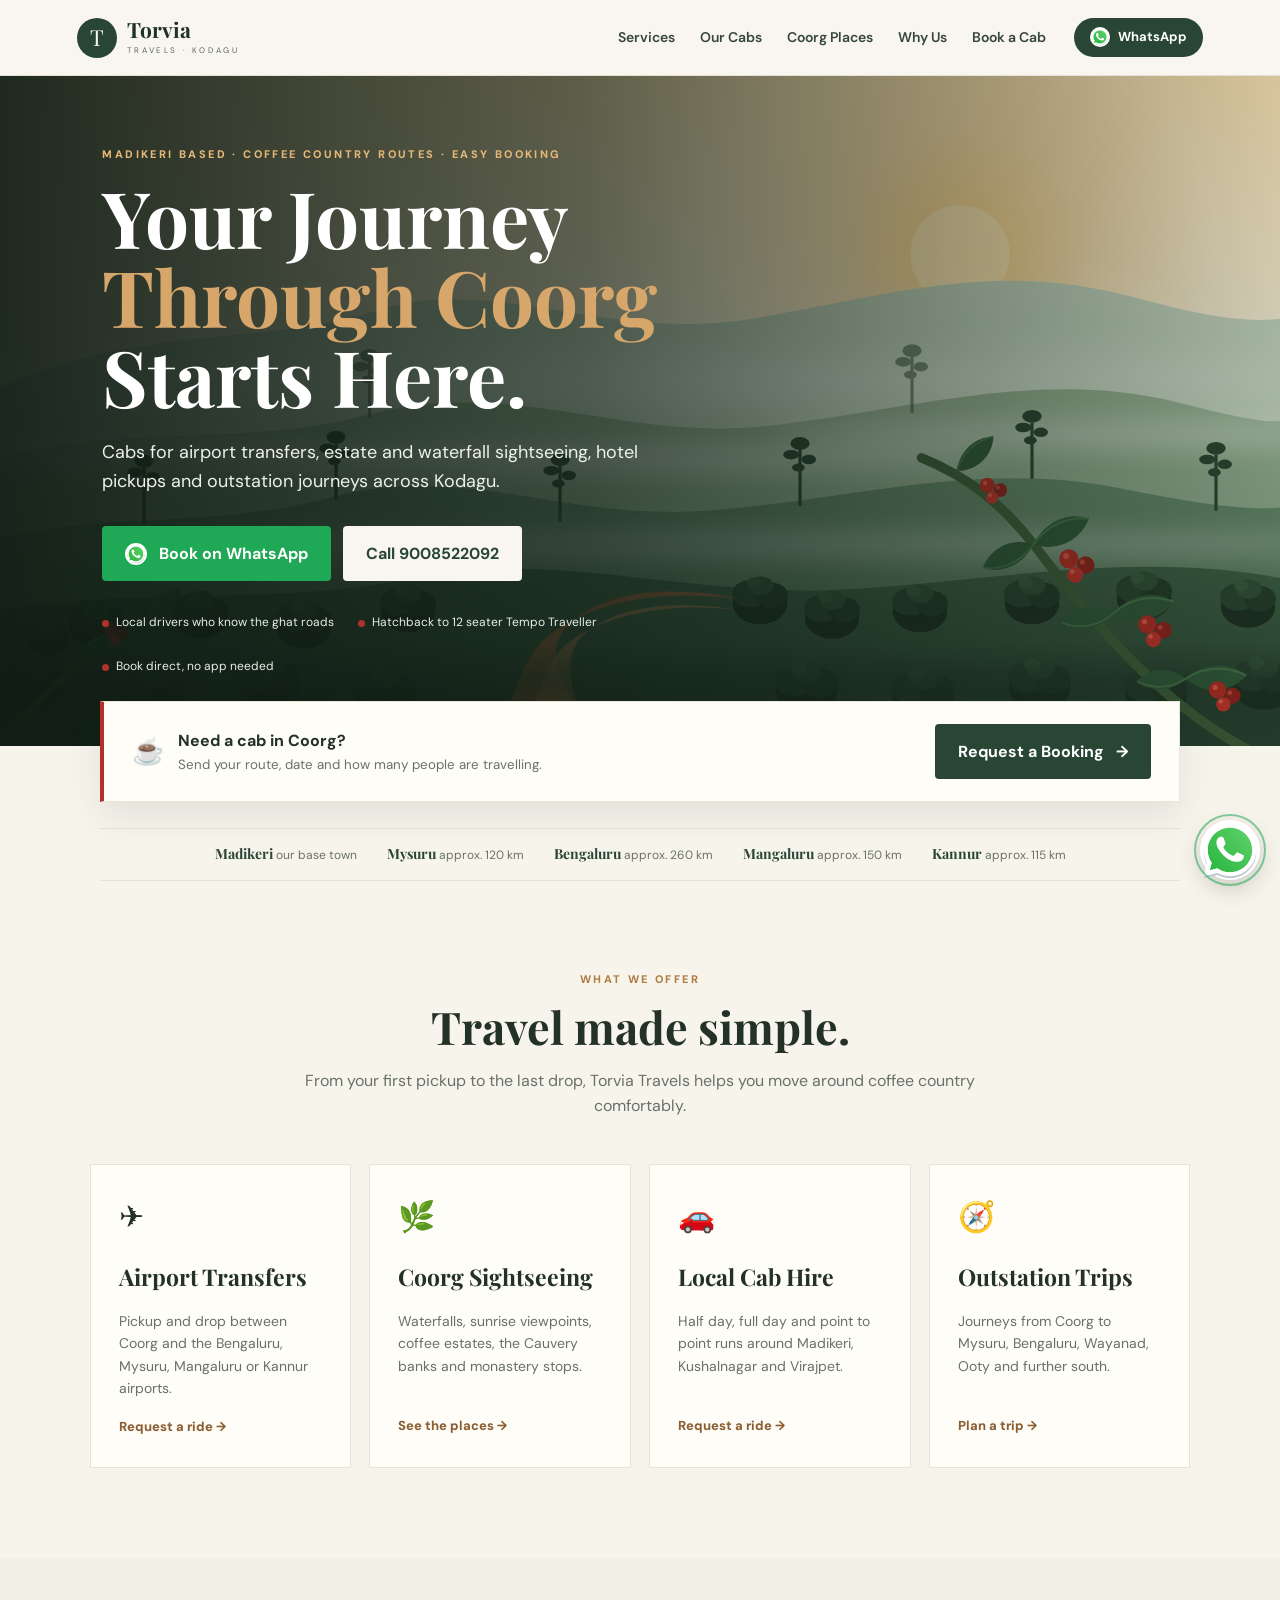
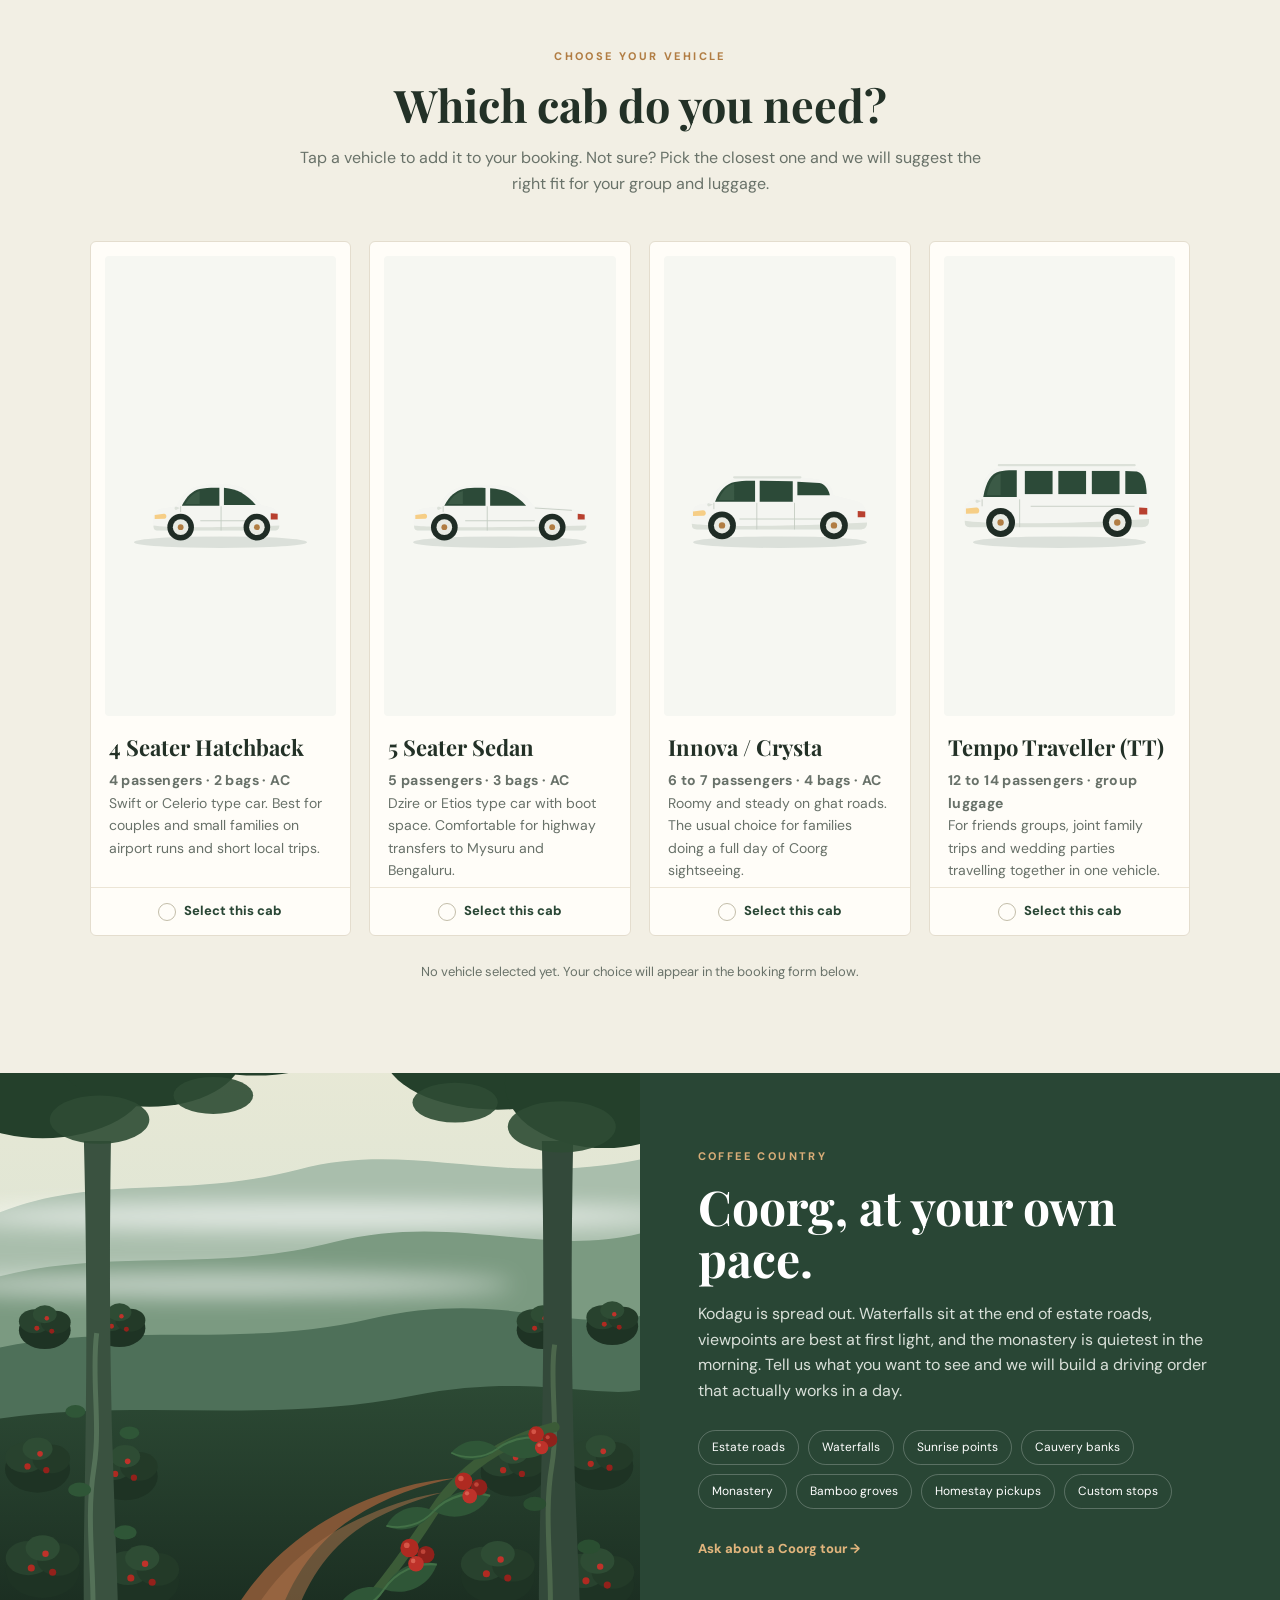
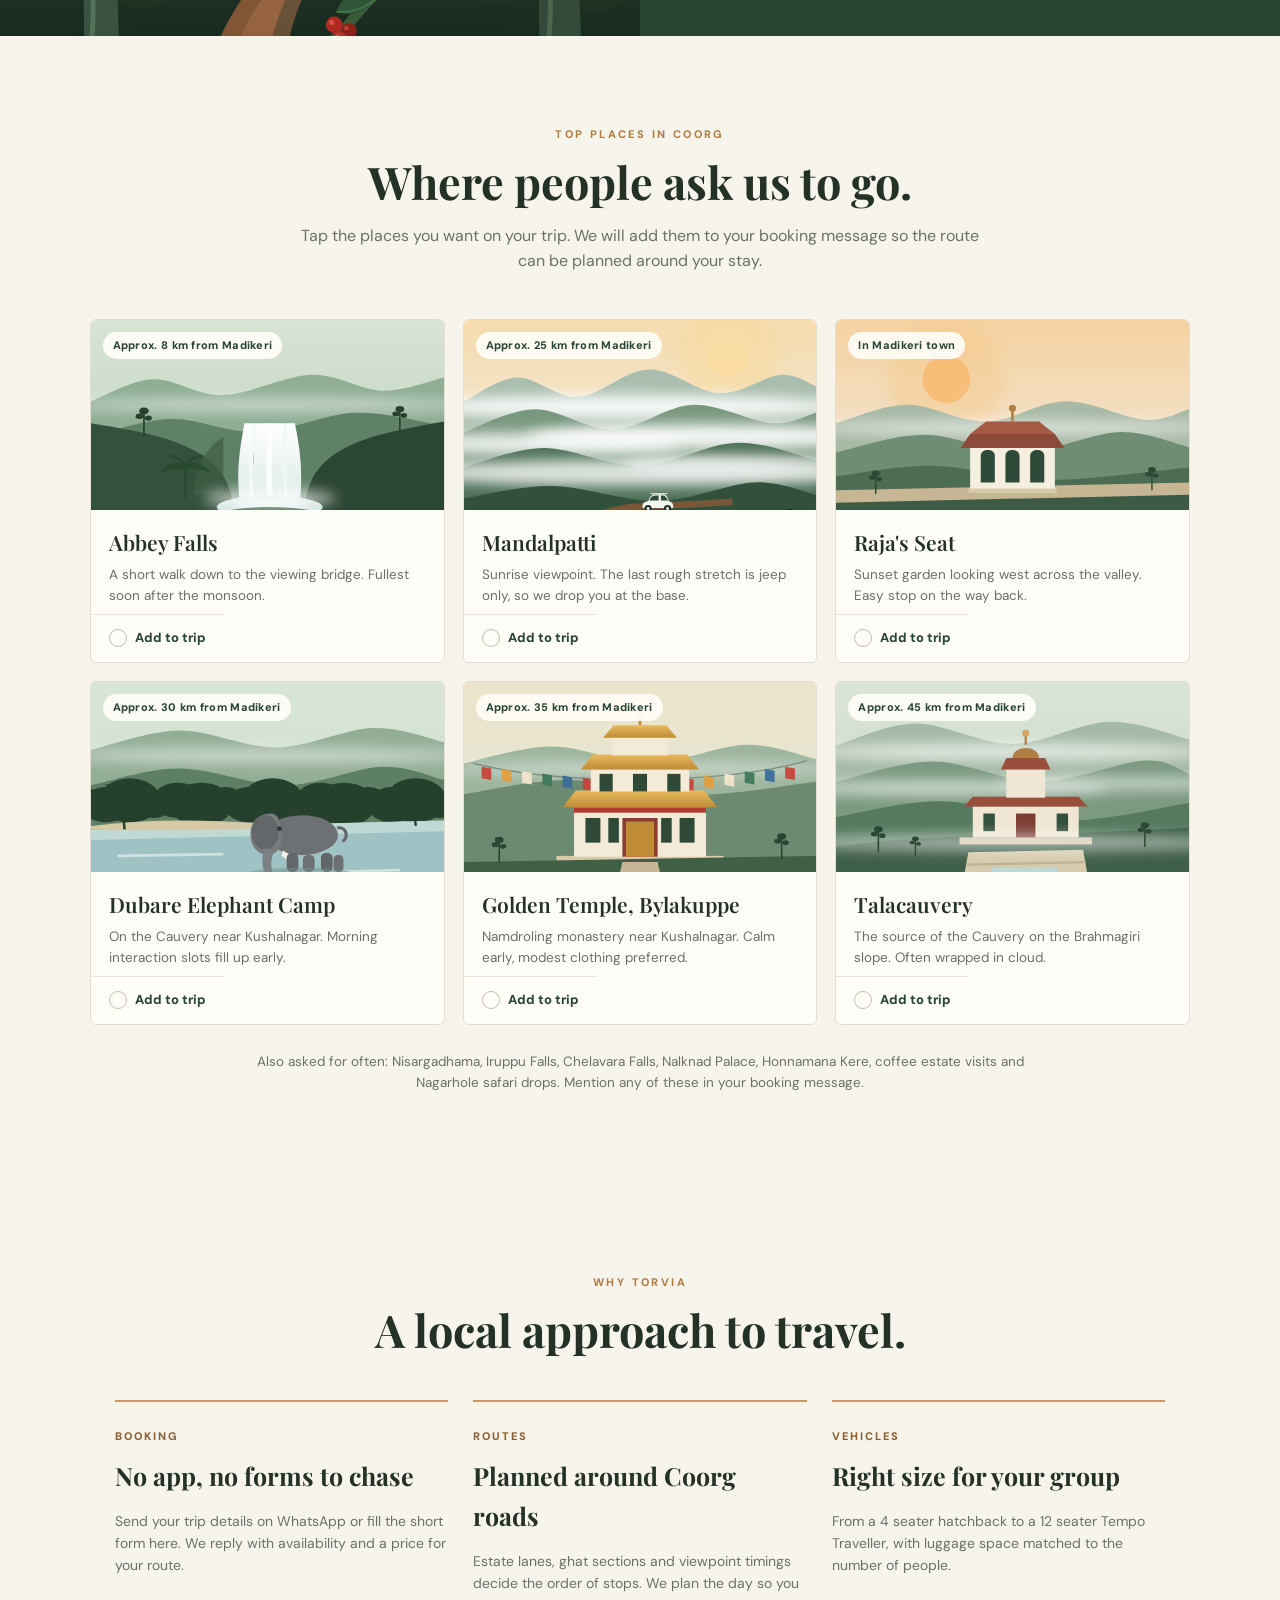
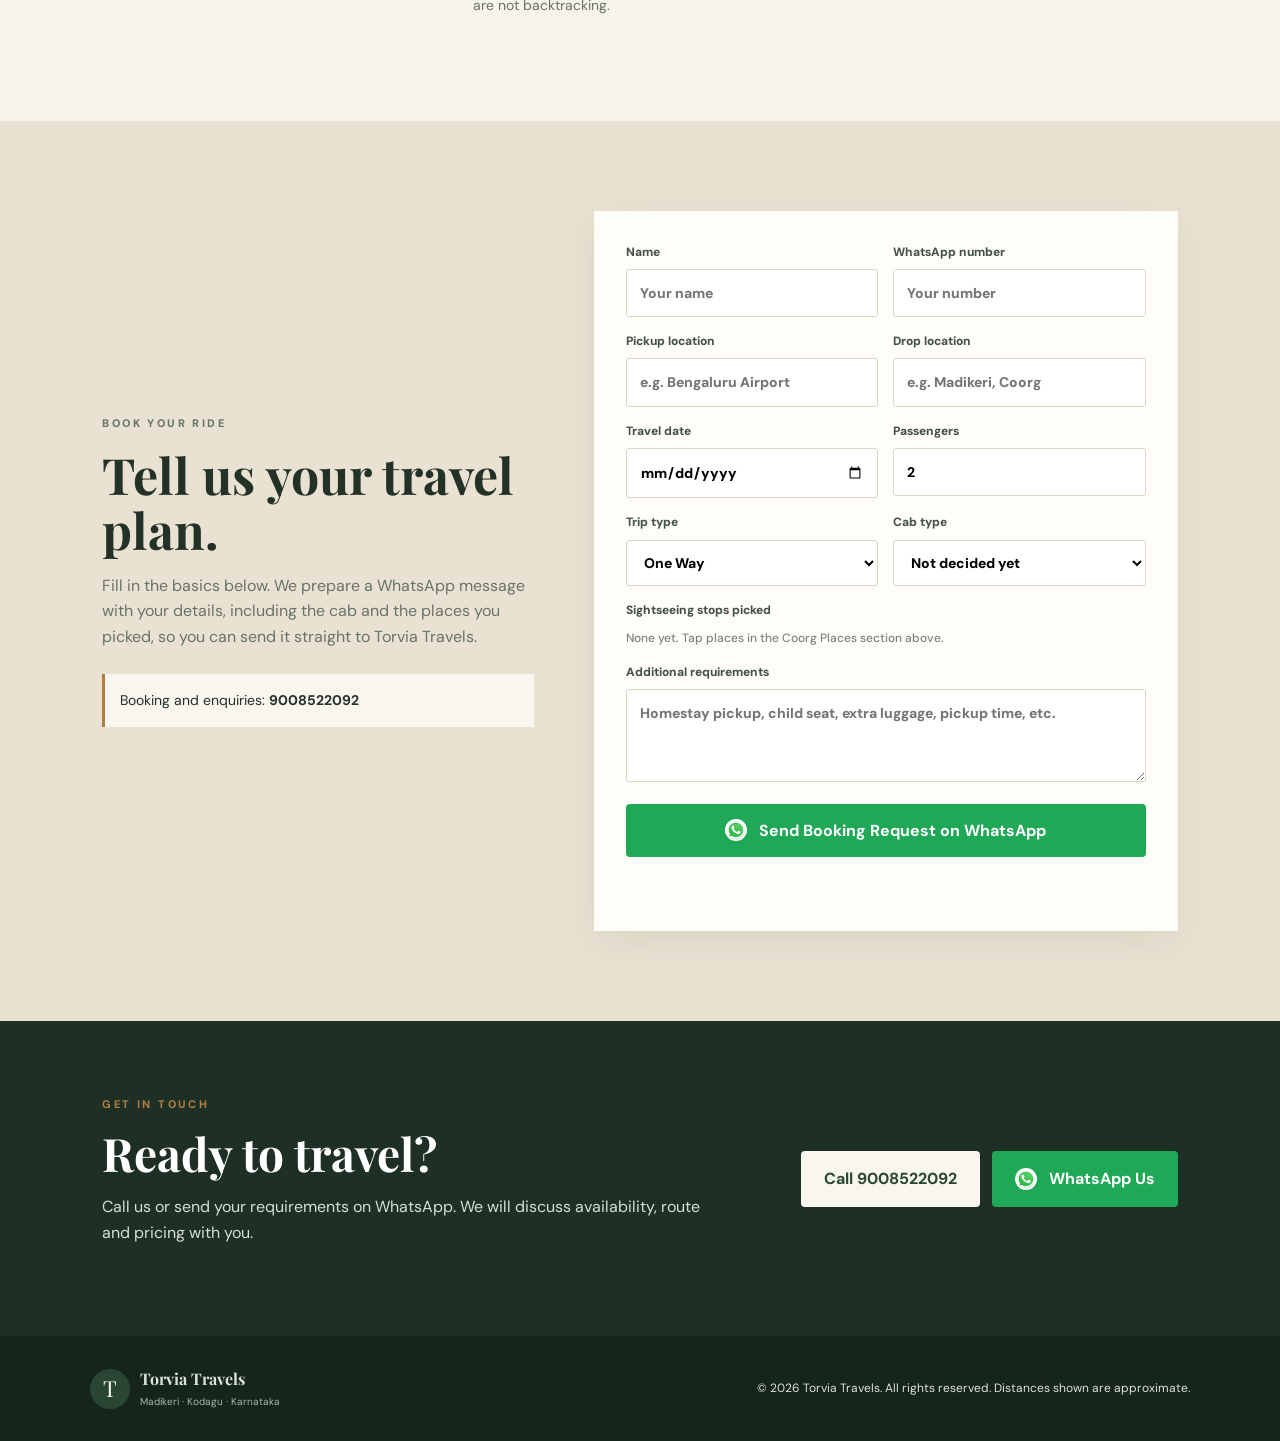
<file: torvia-travels/torvia-preview.html>
<!DOCTYPE html>
<html lang="en">
<head>
  <meta charset="UTF-8">
  <meta name="viewport" content="width=device-width, initial-scale=1.0">
  <meta name="description" content="Torvia Travels - Coorg cab service. Airport transfers, Coorg sightseeing, local cab hire and outstation trips in hatchback, sedan, Innova and Tempo Traveller vehicles.">
  <meta name="theme-color" content="#294635">
  <title>Torvia Travels | Coorg Cab &amp; Travel Services</title>
  <link rel="preconnect" href="https://fonts.googleapis.com">
  <link rel="preconnect" href="https://fonts.gstatic.com" crossorigin>
  <link href="https://fonts.googleapis.com/css2?family=DM+Sans:wght@400;500;600;700&family=Playfair+Display:wght@600;700&display=swap" rel="stylesheet">
  <style>
/* ------------------------------------------------------------------
   Torvia Travels - Coorg cab service
   Palette: estate green, cream, brass, coffee cherry red
------------------------------------------------------------------- */
:root {
  --green-900: #15251c;
  --green-800: #1e3025;
  --green-700: #294635;
  --green-600: #3a5b45;
  --cream: #f7f4ec;
  --cream-card: #fffdf8;
  --cream-nav: #f8f6ef;
  --sand: #e9e2d3;
  --line: #e6e1d5;
  --brass: #b17d43;
  --brass-dark: #8b5e31;
  --cherry: #b0322a;
  --ink: #233127;
  --ink-soft: #697269;
  --wa: #1fa855;
  --wa-dark: #17853f;
}

* { box-sizing: border-box; }
html { scroll-behavior: smooth; }

body {
  margin: 0;
  color: var(--ink);
  background: var(--cream);
  font-family: "DM Sans", sans-serif;
  line-height: 1.6;
}

img { max-width: 100%; display: block; }

:focus-visible {
  outline: 3px solid var(--brass);
  outline-offset: 3px;
}

/* ---------------------------------------------------------- navbar */
.navbar {
  height: 76px;
  background: var(--cream-nav);
  display: flex;
  align-items: center;
  padding: 0 6%;
  gap: 28px;
  position: sticky;
  top: 0;
  z-index: 20;
  border-bottom: 1px solid var(--line);
}
.brand { display: flex; align-items: center; gap: 10px; text-decoration: none; color: #203126; margin-right: auto; }
.brand-mark {
  width: 40px; height: 40px; border-radius: 50%;
  background: var(--green-700); color: var(--cream-nav);
  display: grid; place-items: center;
  font-family: "Playfair Display", serif; font-size: 22px;
}
.brand strong { display: block; font-family: "Playfair Display", serif; font-size: 21px; line-height: 1; }
.brand small { display: block; font-size: 8px; letter-spacing: 2.6px; margin-top: 4px; color: #5c6a5f; }
.navbar nav { display: flex; gap: 25px; }
.navbar nav a { color: #36463b; text-decoration: none; font-size: 14px; font-weight: 600; }
.navbar nav a:hover { color: var(--brass-dark); }
.nav-whatsapp {
  display: inline-flex; align-items: center; gap: 8px;
  background: var(--green-700); color: #fff; text-decoration: none;
  padding: 9px 16px; border-radius: 30px; font-size: 13px; font-weight: 700;
}
.nav-whatsapp:hover { background: var(--green-600); }
.menu-toggle { display: none; background: none; border: 0; font-size: 25px; cursor: pointer; color: #294635; }

/* WhatsApp logo sits on a white disc so the brand mark stays legible */
.wa-ico { background: #fff; border-radius: 50%; padding: 1px; flex: none; }

/* ------------------------------------------------------------ hero */
.hero {
  min-height: 660px;
  position: relative;
  background-image: url("[data-uri]");
  background-size: cover;
  background-position: center bottom;
  display: flex;
  align-items: center;
}
.hero-overlay {
  position: absolute; inset: 0;
  background: linear-gradient(90deg, rgba(15,27,19,.93), rgba(15,27,19,.66) 46%, rgba(15,27,19,.14));
}
.hero-content { position: relative; color: #fff; width: min(700px, 100%); margin-left: 8%; padding: 70px 20px 70px 0; }
.eyebrow { font-size: 11px; font-weight: 800; letter-spacing: 2.4px; color: var(--brass); margin: 0 0 14px; }
.hero .eyebrow { color: #e6b878; }
.hero h1, h2 { font-family: "Playfair Display", serif; }
.hero h1 { font-size: clamp(46px, 7vw, 78px); line-height: 1.02; margin: 0 0 22px; }
.hero h1 em { color: #d6a66a; font-style: normal; }
.hero-copy { font-size: 18px; max-width: 600px; color: #edf0eb; }
.hero-actions { display: flex; gap: 12px; flex-wrap: wrap; margin-top: 30px; }
.trust-row { display: flex; gap: 24px; flex-wrap: wrap; margin-top: 32px; font-size: 12px; color: #e7eee8; }
.trust-row span { position: relative; padding-left: 14px; }
.trust-row span::before {
  content: ""; position: absolute; left: 0; top: 7px;
  width: 7px; height: 7px; border-radius: 50%; background: var(--cherry);
}

/* --------------------------------------------------------- buttons */
.btn {
  display: inline-flex; align-items: center; justify-content: center; gap: 12px;
  padding: 14px 22px; border-radius: 4px; text-decoration: none;
  border: 1px solid transparent; font-weight: 800; cursor: pointer; font: inherit;
  font-weight: 700;
}
.btn-primary { background: var(--brass); color: #fff; }
.btn-primary:hover { background: #966533; }
.btn-light { background: var(--cream-nav); color: var(--green-700); }
.btn-light:hover { background: #fff; }
.btn-dark { background: var(--green-700); color: #fff; }
.btn-dark:hover { background: var(--green-600); }
.btn-wa { background: var(--wa); color: #fff; }
.btn-wa:hover { background: var(--wa-dark); }
.full { width: 100%; border: 0; }

/* ------------------------------------------------- quick book strip */
.quick-book {
  width: min(1080px, 88%);
  margin: -45px auto 0;
  position: relative; z-index: 2;
  background: var(--cream-card);
  padding: 22px 28px;
  box-shadow: 0 15px 35px #24332618;
  display: flex; align-items: center; justify-content: space-between; gap: 20px;
  border: 1px solid #ebe5d8;
  border-left: 4px solid var(--cherry);
}
.quick-book > div { display: flex; align-items: center; gap: 14px; }
.quick-book small { display: block; color: var(--ink-soft); }
.mini-icon { font-size: 26px; }

/* ------------------------------------------------------ facts strip */
.facts-strip {
  width: min(1080px, 88%);
  margin: 26px auto 0;
  display: flex; flex-wrap: wrap; gap: 10px 30px;
  justify-content: center;
  font-size: 12px; color: var(--ink-soft);
  border-top: 1px solid var(--line);
  border-bottom: 1px solid var(--line);
  padding: 14px 0;
}
.facts-strip strong { color: var(--green-700); font-family: "Playfair Display", serif; font-size: 14px; }

/* --------------------------------------------------------- sections */
.section { padding: 90px 7%; }
.section-heading { max-width: 700px; margin: 0 auto 45px; }
.section-heading.centered { text-align: center; }
.section-heading h2, .tour-content h2, .booking-copy h2, .contact-section h2 {
  font-size: 45px; line-height: 1.1; margin: 0 0 15px;
}
.section-heading > p:last-child, .booking-copy > p { color: var(--ink-soft); }

.cards { display: grid; grid-template-columns: repeat(4, 1fr); gap: 18px; }
.card { background: var(--cream-card); padding: 28px; border: 1px solid #e9e3d7; }
.card-icon { font-size: 30px; margin-bottom: 18px; }
.card h3 { font-family: "Playfair Display", serif; font-size: 23px; margin: 0 0 9px; }
.card p { font-size: 14px; color: #687169; min-height: 88px; }
.card a, .text-link { color: var(--brass-dark); text-decoration: none; font-weight: 800; font-size: 13px; }
.card a:hover, .text-link:hover { text-decoration: underline; }

/* ------------------------------------------------ fleet / cab cards */
.fleet-section { background: #f2efe4; }
.fleet-grid { display: grid; grid-template-columns: repeat(4, 1fr); gap: 18px; }

.cab-card {
  position: relative;
  display: flex; flex-direction: column;
  background: var(--cream-card);
  border: 1px solid #e4ddce;
  border-radius: 6px;
  padding: 14px 14px 0;
  margin: 0;
  cursor: pointer;
  transition: box-shadow .18s ease, border-color .18s ease, transform .18s ease;
  font-size: inherit; font-weight: 400; color: inherit;
}
.cab-card:hover { box-shadow: 0 14px 30px #2433261a; transform: translateY(-3px); }
.cab-card input { position: absolute; opacity: 0; pointer-events: none; }
.cab-card img { background: #f6f7f2; border-radius: 4px; }
.cab-body { padding: 14px 4px 6px; flex: 1; }
.cab-body h3 { font-family: "Playfair Display", serif; font-size: 22px; margin: 0 0 4px; }
.cab-meta { font-size: 12px; font-weight: 700; letter-spacing: .4px; color: var(--brass-dark); margin: 0 0 10px; }
.cab-body p { font-size: 14px; color: #687169; margin: 0; }
.cab-pick {
  display: flex; align-items: center; gap: 8px; justify-content: center;
  margin: 0 -14px; padding: 13px;
  border-top: 1px solid #ece5d6;
  font-size: 13px; font-weight: 800; color: var(--green-700);
}
.tick {
  width: 18px; height: 18px; border-radius: 50%;
  border: 1.5px solid #c3bda9; color: transparent;
  display: grid; place-items: center; font-size: 11px; flex: none;
}
.cab-card.is-selected,
.cab-card:has(input:checked) { border-color: var(--brass); box-shadow: 0 0 0 2px var(--brass) inset, 0 14px 30px #2433261a; }
.cab-card.is-selected .cab-pick,
.cab-card:has(input:checked) .cab-pick { background: var(--green-700); color: #fff; border-radius: 0 0 5px 5px; }
.cab-card.is-selected .tick,
.cab-card:has(input:checked) .tick { background: var(--cherry); border-color: var(--cherry); color: #fff; }
.cab-card:has(input:focus-visible) { outline: 3px solid var(--brass); outline-offset: 3px; }
.fleet-note {
  margin: 26px 0 0; text-align: center; font-size: 13px; color: var(--ink-soft);
}
.fleet-note.chosen { color: var(--green-700); font-weight: 700; }

/* ----------------------------------------------- estate tour section */
.tour-section { display: grid; grid-template-columns: 1fr 1fr; background: var(--green-700); color: #fff; }
.tour-image {
  min-height: 540px;
  background-image: url("[data-uri]");
  background-size: cover;
  background-position: center;
}
.tour-content { padding: 75px 9%; align-self: center; }
.tour-content .eyebrow { color: #d9ad78; }
.tour-content h2 { font-size: 48px; }
.tour-content > p { color: #d9e0d9; }
.destination-list { display: flex; flex-wrap: wrap; gap: 9px; margin: 26px 0; }
.destination-list span { border: 1px solid #ffffff3b; border-radius: 30px; padding: 7px 13px; font-size: 12px; }
.tour-content .text-link { color: #e0b47c; }

/* ------------------------------------------------------ place cards */
.places-grid { display: grid; grid-template-columns: repeat(3, 1fr); gap: 18px; }
.place-card {
  position: relative; display: flex; flex-direction: column; text-align: left;
  background: var(--cream-card); border: 1px solid #e4ddce; border-radius: 6px;
  padding: 0; overflow: hidden; cursor: pointer; font: inherit; color: inherit;
  transition: box-shadow .18s ease, transform .18s ease, border-color .18s ease;
}
.place-card:hover { box-shadow: 0 14px 30px #2433261a; transform: translateY(-3px); }
.place-card img { width: 100%; height: 190px; object-fit: cover; }
.place-tag {
  position: absolute; top: 12px; left: 12px;
  background: #fffdf8ee; color: var(--green-700);
  font-size: 11px; font-weight: 800; letter-spacing: .3px;
  padding: 5px 10px; border-radius: 20px;
}
.place-body { display: block; padding: 16px 18px 8px; flex: 1; }
.place-body strong { display: block; font-family: "Playfair Display", serif; font-size: 21px; font-weight: 600; }
.place-body small { display: block; margin-top: 6px; font-size: 13.5px; color: #687169; line-height: 1.5; }
.place-add {
  display: flex; align-items: center; gap: 8px;
  padding: 13px 18px; border-top: 1px solid #ece5d6;
  font-size: 13px; font-weight: 800; color: var(--green-700);
}
.place-card[aria-pressed="true"] { border-color: var(--brass); box-shadow: 0 0 0 2px var(--brass) inset; }
.place-card[aria-pressed="true"] .place-add { background: var(--green-700); color: #fff; }
.place-card[aria-pressed="true"] .tick { background: var(--cherry); border-color: var(--cherry); color: #fff; }
.places-extra { margin-top: 26px; text-align: center; }
.places-extra p { font-size: 13.5px; color: var(--ink-soft); max-width: 780px; margin: 0 auto; }

/* --------------------------------------------------------- why grid */
.why-grid { display: grid; grid-template-columns: repeat(3, 1fr); gap: 25px; max-width: 1050px; margin: auto; }
.why-grid div { border-top: 2px solid #c99a63; padding-top: 20px; }
.why-label { font-size: 11px; font-weight: 800; letter-spacing: 2px; color: var(--brass-dark); text-transform: uppercase; }
.why-grid h3 { font-family: "Playfair Display", serif; font-size: 25px; margin: 8px 0; }
.why-grid p { color: var(--ink-soft); font-size: 14px; }

/* ---------------------------------------------------- booking form */
.booking-section {
  background: var(--sand);
  padding: 90px 8%;
  display: grid; grid-template-columns: .85fr 1.15fr; gap: 60px;
}
.booking-copy { align-self: center; }
.booking-copy h2 { font-size: 50px; }
.booking-note {
  margin-top: 25px; padding: 15px; background: var(--cream-nav);
  border-left: 3px solid var(--brass); font-size: 14px;
}
.booking-form { background: var(--cream-card); padding: 32px; box-shadow: 0 12px 35px #24332612; }
.form-row { display: grid; grid-template-columns: 1fr 1fr; gap: 15px; }
label { display: block; font-size: 12px; font-weight: 800; color: #445148; margin-bottom: 15px; }
input, select, textarea {
  width: 100%; margin-top: 7px; padding: 12px 13px;
  border: 1px solid #dcd6c9; background: #fff; font: inherit; font-size: 14px;
  outline: none; border-radius: 3px;
}
input:focus, select:focus, textarea:focus { border-color: var(--brass); }
.form-status { font-size: 12px; color: #6a746d; min-height: 18px; }

.stops-field { margin-bottom: 15px; }
.stops-head {
  display: flex; align-items: center; justify-content: space-between;
  font-size: 12px; font-weight: 800; color: #445148;
}
.link-btn {
  background: none; border: 0; padding: 0; cursor: pointer;
  font: inherit; font-size: 11px; font-weight: 800;
  color: var(--brass-dark); text-decoration: underline;
}
.stops-list { display: flex; flex-wrap: wrap; gap: 8px; margin-top: 9px; }
.stops-list .chip {
  display: inline-flex; align-items: center; gap: 7px;
  background: #f1efe4; border: 1px solid #e0d9c8; border-radius: 30px;
  padding: 6px 8px 6px 12px; font-size: 12px; font-weight: 700; color: var(--green-700);
}
.stops-list .chip button {
  background: none; border: 0; cursor: pointer; font: inherit;
  color: var(--cherry); font-size: 14px; line-height: 1; padding: 0 2px;
}
.stops-empty { font-size: 12px; font-weight: 500; color: #7c847d; }

/* ------------------------------------------------------ contact bar */
.contact-section {
  padding: 75px 8%; background: var(--green-800); color: #fff;
  display: flex; justify-content: space-between; align-items: center; gap: 40px;
}
.contact-section h2 { font-size: 46px; }
.contact-section p:not(.eyebrow) { color: #d6ded7; max-width: 600px; }
.contact-actions { display: flex; gap: 12px; flex-wrap: wrap; }

footer {
  background: var(--green-900); color: #dce3dd; padding: 30px 7%;
  display: flex; justify-content: space-between; align-items: center; font-size: 12px;
}
.footer-brand { display: flex; align-items: center; gap: 10px; }
.footer-brand strong { display: block; font-family: "Playfair Display", serif; font-size: 16px; }
.footer-brand small { color: #aab6ad; }

/* --------------------------------------------- floating WhatsApp CTA */
.floating-wa {
  position: fixed; right: 20px; bottom: 20px;
  width: 60px; height: 60px; border-radius: 50%;
  display: grid; place-items: center; z-index: 30;
  background: #fff;
  box-shadow: 0 8px 24px #0000002e;
  transition: transform .18s ease;
}
.floating-wa img { width: 60px; height: 60px; }
.floating-wa:hover { transform: translateY(-3px); }
.floating-wa::after {
  content: ""; position: absolute; inset: -6px; border-radius: 50%;
  border: 2px solid var(--wa); opacity: .55;
  animation: ring 2.4s ease-out infinite;
}
@keyframes ring {
  0% { transform: scale(.86); opacity: .6; }
  70% { transform: scale(1.18); opacity: 0; }
  100% { transform: scale(1.18); opacity: 0; }
}

@media (prefers-reduced-motion: reduce) {
  html { scroll-behavior: auto; }
  .floating-wa::after { animation: none; }
  .cab-card, .place-card, .floating-wa { transition: none; }
}

/* -------------------------------------------------------- responsive */
@media (max-width: 1080px) {
  .fleet-grid { grid-template-columns: repeat(2, 1fr); }
  .places-grid { grid-template-columns: repeat(2, 1fr); }
}

@media (max-width: 900px) {
  .navbar { padding: 0 5%; }
  .navbar nav {
    display: none; position: absolute; top: 76px; left: 0; right: 0;
    background: var(--cream-nav); padding: 20px 5%;
    flex-direction: column; gap: 15px; border-bottom: 1px solid #ddd;
  }
  .navbar nav.open { display: flex; }
  .menu-toggle { display: block; }
  .nav-whatsapp { display: none; }
  .hero-content { margin-left: 6%; }
  .cards { grid-template-columns: 1fr 1fr; }
  .tour-section, .booking-section { grid-template-columns: 1fr; }
  .tour-image { min-height: 340px; }
  .booking-copy { max-width: 650px; }
  .why-grid { grid-template-columns: 1fr; }
  .contact-section { display: block; }
  .contact-actions { margin-top: 25px; }
}

@media (max-width: 600px) {
  .hero { min-height: 620px; background-position: 62% bottom; }
  .hero-content { margin-left: 5%; padding-right: 5%; }
  .hero h1 { font-size: 44px; }
  .hero-copy { font-size: 16px; }
  .hero-overlay { background: linear-gradient(180deg, rgba(15,27,19,.92), rgba(15,27,19,.72) 60%, rgba(15,27,19,.5)); }
  .quick-book { display: block; width: 90%; margin-top: -25px; }
  .quick-book .btn { margin-top: 18px; width: 100%; }
  .facts-strip { gap: 8px 18px; }
  .cards, .fleet-grid, .places-grid { grid-template-columns: 1fr; }
  .section { padding: 68px 6%; }
  .section-heading h2, .tour-content h2, .booking-copy h2, .contact-section h2 { font-size: 36px; }
  .card p { min-height: 0; }
  .tour-content { padding: 60px 7%; }
  .booking-section { padding: 60px 6%; gap: 32px; }
  .booking-form { padding: 22px; }
  .form-row { grid-template-columns: 1fr; }
  footer { display: block; text-align: center; }
  .footer-brand { justify-content: center; margin-bottom: 15px; }
  .trust-row { gap: 10px; flex-direction: column; }
  .hero-actions .btn { width: 100%; }
  .place-card img { height: 170px; }
  .floating-wa { right: 16px; bottom: 16px; }
}

</style>
</head>
<body>
  <header class="navbar">
    <a class="brand" href="#home" aria-label="Torvia Travels home">
      <span class="brand-mark">T</span>
      <span><strong>Torvia</strong><small>TRAVELS &middot; KODAGU</small></span>
    </a>
    <button class="menu-toggle" aria-label="Open menu" aria-expanded="false" aria-controls="nav">&#9776;</button>
    <nav id="nav">
      <a href="#services">Services</a>
      <a href="#fleet">Our Cabs</a>
      <a href="#places">Coorg Places</a>
      <a href="#why-us">Why Us</a>
      <a href="#booking">Book a Cab</a>
    </nav>
    <a class="nav-whatsapp" data-whatsapp href="#">
      <img class="wa-ico" src="[data-uri]" alt="" width="20" height="20">WhatsApp
    </a>
  </header>

  <main>
    <section class="hero" id="home">
      <div class="hero-overlay"></div>
      <div class="hero-content">
        <p class="eyebrow">MADIKERI BASED &middot; COFFEE COUNTRY ROUTES &middot; EASY BOOKING</p>
        <h1>Your Journey<br><em>Through Coorg</em><br>Starts Here.</h1>
        <p class="hero-copy">Cabs for airport transfers, estate and waterfall sightseeing, hotel pickups and outstation journeys across Kodagu.</p>
        <div class="hero-actions">
          <a class="btn btn-wa" data-whatsapp href="#">
            <img class="wa-ico" src="[data-uri]" alt="" width="22" height="22">Book on WhatsApp
          </a>
          <a class="btn btn-light" data-call href="#">Call 9008522092</a>
        </div>
        <div class="trust-row">
          <span>Local drivers who know the ghat roads</span>
          <span>Hatchback to 12 seater Tempo Traveller</span>
          <span>Book direct, no app needed</span>
        </div>
      </div>
    </section>

    <section class="quick-book">
      <div>
        <span class="mini-icon" aria-hidden="true">&#9749;</span>
        <div><strong>Need a cab in Coorg?</strong><small>Send your route, date and how many people are travelling.</small></div>
      </div>
      <a class="btn btn-dark" href="#booking">Request a Booking <span aria-hidden="true">&rarr;</span></a>
    </section>

    <section class="facts-strip" aria-label="Approximate road distances from Madikeri">
      <span><strong>Madikeri</strong> our base town</span>
      <span><strong>Mysuru</strong> approx. 120 km</span>
      <span><strong>Bengaluru</strong> approx. 260 km</span>
      <span><strong>Mangaluru</strong> approx. 150 km</span>
      <span><strong>Kannur</strong> approx. 115 km</span>
    </section>

    <section class="section" id="services">
      <div class="section-heading centered">
        <p class="eyebrow">WHAT WE OFFER</p>
        <h2>Travel made simple.</h2>
        <p>From your first pickup to the last drop, Torvia Travels helps you move around coffee country comfortably.</p>
      </div>
      <div class="cards services-grid">
        <article class="card service-card">
          <div class="card-icon" aria-hidden="true">&#9992;</div>
          <h3>Airport Transfers</h3>
          <p>Pickup and drop between Coorg and the Bengaluru, Mysuru, Mangaluru or Kannur airports.</p>
          <a href="#booking">Request a ride &rarr;</a>
        </article>
        <article class="card service-card">
          <div class="card-icon" aria-hidden="true">&#127807;</div>
          <h3>Coorg Sightseeing</h3>
          <p>Waterfalls, sunrise viewpoints, coffee estates, the Cauvery banks and monastery stops.</p>
          <a href="#places">See the places &rarr;</a>
        </article>
        <article class="card service-card">
          <div class="card-icon" aria-hidden="true">&#128663;</div>
          <h3>Local Cab Hire</h3>
          <p>Half day, full day and point to point runs around Madikeri, Kushalnagar and Virajpet.</p>
          <a href="#booking">Request a ride &rarr;</a>
        </article>
        <article class="card service-card">
          <div class="card-icon" aria-hidden="true">&#129517;</div>
          <h3>Outstation Trips</h3>
          <p>Journeys from Coorg to Mysuru, Bengaluru, Wayanad, Ooty and further south.</p>
          <a href="#booking">Plan a trip &rarr;</a>
        </article>
      </div>
    </section>

    <section class="section fleet-section" id="fleet">
      <div class="section-heading centered">
        <p class="eyebrow">CHOOSE YOUR VEHICLE</p>
        <h2>Which cab do you need?</h2>
        <p>Tap a vehicle to add it to your booking. Not sure? Pick the closest one and we will suggest the right fit for your group and luggage.</p>
      </div>

      <div class="fleet-grid" role="radiogroup" aria-label="Choose a vehicle">
        <label class="cab-card">
          <input type="radio" name="fleetChoice" value="4 Seater Hatchback">
          <img src="[data-uri]" alt="Four seater hatchback cab, side view" width="800" height="460" loading="lazy">
          <div class="cab-body">
            <h3>4 Seater Hatchback</h3>
            <p class="cab-meta">4 passengers &middot; 2 bags &middot; AC</p>
            <p>Swift or Celerio type car. Best for couples and small families on airport runs and short local trips.</p>
          </div>
          <span class="cab-pick"><span class="tick" aria-hidden="true">&#10003;</span>Select this cab</span>
        </label>

        <label class="cab-card">
          <input type="radio" name="fleetChoice" value="5 Seater Sedan">
          <img src="[data-uri]" alt="Five seater sedan cab, side view" width="800" height="460" loading="lazy">
          <div class="cab-body">
            <h3>5 Seater Sedan</h3>
            <p class="cab-meta">5 passengers &middot; 3 bags &middot; AC</p>
            <p>Dzire or Etios type car with boot space. Comfortable for highway transfers to Mysuru and Bengaluru.</p>
          </div>
          <span class="cab-pick"><span class="tick" aria-hidden="true">&#10003;</span>Select this cab</span>
        </label>

        <label class="cab-card">
          <input type="radio" name="fleetChoice" value="Innova / Innova Crysta">
          <img src="[data-uri]" alt="Innova style seven seater MPV, side view" width="800" height="460" loading="lazy">
          <div class="cab-body">
            <h3>Innova / Crysta</h3>
            <p class="cab-meta">6 to 7 passengers &middot; 4 bags &middot; AC</p>
            <p>Roomy and steady on ghat roads. The usual choice for families doing a full day of Coorg sightseeing.</p>
          </div>
          <span class="cab-pick"><span class="tick" aria-hidden="true">&#10003;</span>Select this cab</span>
        </label>

        <label class="cab-card">
          <input type="radio" name="fleetChoice" value="Tempo Traveller (TT)">
          <img src="[data-uri]" alt="Twelve seater Tempo Traveller, side view" width="800" height="460" loading="lazy">
          <div class="cab-body">
            <h3>Tempo Traveller (TT)</h3>
            <p class="cab-meta">12 to 14 passengers &middot; group luggage</p>
            <p>For friends groups, joint family trips and wedding parties travelling together in one vehicle.</p>
          </div>
          <span class="cab-pick"><span class="tick" aria-hidden="true">&#10003;</span>Select this cab</span>
        </label>
      </div>

      <p class="fleet-note" id="fleetNote">No vehicle selected yet. Your choice will appear in the booking form below.</p>
    </section>

    <section class="tour-section" id="estate">
      <div class="tour-image" role="img" aria-label="Coffee plants ripening under silver oak shade trees on a Coorg estate"></div>
      <div class="tour-content">
        <p class="eyebrow">COFFEE COUNTRY</p>
        <h2>Coorg, at your own pace.</h2>
        <p>Kodagu is spread out. Waterfalls sit at the end of estate roads, viewpoints are best at first light, and the monastery is quietest in the morning. Tell us what you want to see and we will build a driving order that actually works in a day.</p>
        <div class="destination-list">
          <span>Estate roads</span><span>Waterfalls</span><span>Sunrise points</span>
          <span>Cauvery banks</span><span>Monastery</span><span>Bamboo groves</span>
          <span>Homestay pickups</span><span>Custom stops</span>
        </div>
        <a class="text-link" data-whatsapp href="#">Ask about a Coorg tour &rarr;</a>
      </div>
    </section>

    <section class="section places-section" id="places">
      <div class="section-heading centered">
        <p class="eyebrow">TOP PLACES IN COORG</p>
        <h2>Where people ask us to go.</h2>
        <p>Tap the places you want on your trip. We will add them to your booking message so the route can be planned around your stay.</p>
      </div>

      <div class="places-grid">
        <button type="button" class="place-card" data-place="Abbey Falls" aria-pressed="false">
          <img src="[data-uri]" alt="Abbey Falls dropping through Coorg rainforest" width="800" height="560" loading="lazy">
          <span class="place-tag">Approx. 8 km from Madikeri</span>
          <span class="place-body">
            <strong>Abbey Falls</strong>
            <small>A short walk down to the viewing bridge. Fullest soon after the monsoon.</small>
          </span>
          <span class="place-add"><span class="tick" aria-hidden="true">&#10003;</span><span class="add-label">Add to trip</span></span>
        </button>

        <button type="button" class="place-card" data-place="Mandalpatti" aria-pressed="false">
          <img src="[data-uri]" alt="Mandalpatti peaks above a sea of clouds at sunrise" width="800" height="560" loading="lazy">
          <span class="place-tag">Approx. 25 km from Madikeri</span>
          <span class="place-body">
            <strong>Mandalpatti</strong>
            <small>Sunrise viewpoint. The last rough stretch is jeep only, so we drop you at the base.</small>
          </span>
          <span class="place-add"><span class="tick" aria-hidden="true">&#10003;</span><span class="add-label">Add to trip</span></span>
        </button>

        <button type="button" class="place-card" data-place="Raja's Seat" aria-pressed="false">
          <img src="[data-uri]" alt="Raja's Seat garden pavilion overlooking the hills at sunset" width="800" height="560" loading="lazy">
          <span class="place-tag">In Madikeri town</span>
          <span class="place-body">
            <strong>Raja's Seat</strong>
            <small>Sunset garden looking west across the valley. Easy stop on the way back.</small>
          </span>
          <span class="place-add"><span class="tick" aria-hidden="true">&#10003;</span><span class="add-label">Add to trip</span></span>
        </button>

        <button type="button" class="place-card" data-place="Dubare Elephant Camp" aria-pressed="false">
          <img src="[data-uri]" alt="Elephant standing in the Cauvery river at Dubare camp" width="800" height="560" loading="lazy">
          <span class="place-tag">Approx. 30 km from Madikeri</span>
          <span class="place-body">
            <strong>Dubare Elephant Camp</strong>
            <small>On the Cauvery near Kushalnagar. Morning interaction slots fill up early.</small>
          </span>
          <span class="place-add"><span class="tick" aria-hidden="true">&#10003;</span><span class="add-label">Add to trip</span></span>
        </button>

        <button type="button" class="place-card" data-place="Golden Temple, Bylakuppe" aria-pressed="false">
          <img src="[data-uri]" alt="Namdroling monastery with golden roofs and prayer flags" width="800" height="560" loading="lazy">
          <span class="place-tag">Approx. 35 km from Madikeri</span>
          <span class="place-body">
            <strong>Golden Temple, Bylakuppe</strong>
            <small>Namdroling monastery near Kushalnagar. Calm early, modest clothing preferred.</small>
          </span>
          <span class="place-add"><span class="tick" aria-hidden="true">&#10003;</span><span class="add-label">Add to trip</span></span>
        </button>

        <button type="button" class="place-card" data-place="Talacauvery" aria-pressed="false">
          <img src="[data-uri]" alt="Talacauvery temple on the misty Brahmagiri slopes" width="800" height="560" loading="lazy">
          <span class="place-tag">Approx. 45 km from Madikeri</span>
          <span class="place-body">
            <strong>Talacauvery</strong>
            <small>The source of the Cauvery on the Brahmagiri slope. Often wrapped in cloud.</small>
          </span>
          <span class="place-add"><span class="tick" aria-hidden="true">&#10003;</span><span class="add-label">Add to trip</span></span>
        </button>
      </div>

      <div class="places-extra">
        <p>Also asked for often: Nisargadhama, Iruppu Falls, Chelavara Falls, Nalknad Palace, Honnamana Kere, coffee estate visits and Nagarhole safari drops. Mention any of these in your booking message.</p>
      </div>
    </section>

    <section class="section" id="why-us">
      <div class="section-heading centered">
        <p class="eyebrow">WHY TORVIA</p>
        <h2>A local approach to travel.</h2>
      </div>
      <div class="why-grid">
        <div>
          <span class="why-label">Booking</span>
          <h3>No app, no forms to chase</h3>
          <p>Send your trip details on WhatsApp or fill the short form here. We reply with availability and a price for your route.</p>
        </div>
        <div>
          <span class="why-label">Routes</span>
          <h3>Planned around Coorg roads</h3>
          <p>Estate lanes, ghat sections and viewpoint timings decide the order of stops. We plan the day so you are not backtracking.</p>
        </div>
        <div>
          <span class="why-label">Vehicles</span>
          <h3>Right size for your group</h3>
          <p>From a 4 seater hatchback to a 12 seater Tempo Traveller, with luggage space matched to the number of people.</p>
        </div>
      </div>
    </section>

    <section class="booking-section" id="booking">
      <div class="booking-copy">
        <p class="eyebrow">BOOK YOUR RIDE</p>
        <h2>Tell us your travel plan.</h2>
        <p>Fill in the basics below. We prepare a WhatsApp message with your details, including the cab and the places you picked, so you can send it straight to Torvia Travels.</p>
        <div class="booking-note">Booking and enquiries: <strong>9008522092</strong></div>
      </div>

      <form id="bookingForm" class="booking-form">
        <div class="form-row">
          <label>Name<input name="name" required placeholder="Your name" autocomplete="name"></label>
          <label>WhatsApp number<input name="phone" required type="tel" placeholder="Your number" autocomplete="tel"></label>
        </div>
        <div class="form-row">
          <label>Pickup location<input name="pickup" required placeholder="e.g. Bengaluru Airport"></label>
          <label>Drop location<input name="drop" required placeholder="e.g. Madikeri, Coorg"></label>
        </div>
        <div class="form-row">
          <label>Travel date<input name="date" required type="date"></label>
          <label>Passengers<input name="passengers" required type="number" min="1" max="20" value="2"></label>
        </div>
        <div class="form-row">
          <label>Trip type
            <select name="trip">
              <option>One Way</option>
              <option>Round Trip</option>
              <option>Coorg Sightseeing</option>
              <option>Airport Transfer</option>
              <option>Outstation Trip</option>
            </select>
          </label>
          <label>Cab type
            <select name="vehicle" id="vehicleSelect">
              <option value="">Not decided yet</option>
              <option value="4 Seater Hatchback">4 Seater Hatchback</option>
              <option value="5 Seater Sedan">5 Seater Sedan</option>
              <option value="Innova / Innova Crysta">Innova / Innova Crysta</option>
              <option value="Tempo Traveller (TT)">Tempo Traveller (TT)</option>
            </select>
          </label>
        </div>

        <div class="stops-field">
          <span class="stops-head">Sightseeing stops picked
            <button type="button" id="clearStops" class="link-btn" hidden>Clear all</button>
          </span>
          <div id="stopsList" class="stops-list"><span class="stops-empty">None yet. Tap places in the Coorg Places section above.</span></div>
          <input type="hidden" name="stops" id="stopsInput">
        </div>

        <label>Additional requirements<textarea name="notes" rows="3" placeholder="Homestay pickup, child seat, extra luggage, pickup time, etc."></textarea></label>
        <button class="btn btn-wa full" type="submit">
          <img class="wa-ico" src="[data-uri]" alt="" width="22" height="22">Send Booking Request on WhatsApp
        </button>
        <p class="form-status" id="formStatus" aria-live="polite"></p>
      </form>
    </section>

    <section class="contact-section" id="contact">
      <div>
        <p class="eyebrow">GET IN TOUCH</p>
        <h2>Ready to travel?</h2>
        <p>Call us or send your requirements on WhatsApp. We will discuss availability, route and pricing with you.</p>
      </div>
      <div class="contact-actions">
        <a class="btn btn-light" data-call href="#">Call 9008522092</a>
        <a class="btn btn-wa" data-whatsapp href="#">
          <img class="wa-ico" src="[data-uri]" alt="" width="22" height="22">WhatsApp Us
        </a>
      </div>
    </section>
  </main>

  <footer>
    <div class="footer-brand">
      <span class="brand-mark">T</span>
      <div><strong>Torvia Travels</strong><small>Madikeri &middot; Kodagu &middot; Karnataka</small></div>
    </div>
    <p>&copy; <span id="year"></span> Torvia Travels. All rights reserved. Distances shown are approximate.</p>
  </footer>

  <a class="floating-wa" data-whatsapp href="#" aria-label="Message Torvia Travels on WhatsApp">
    <img src="[data-uri]" alt="" width="60" height="60">
  </a>
  <script>
/* ------------------------------------------------------------------
   Torvia Travels - booking, cab selection and Coorg stop picker
   Change the two numbers below if the contact number ever changes.
------------------------------------------------------------------- */
const WHATSAPP = "919008522092";          // country code + number, no plus sign
const PHONE = "tel:+919008522092";

const baseMessage = "Hello Torvia Travels, I would like to enquire about a cab/travel booking.";

/* ---------------------------------------------- contact links + year */
document.querySelectorAll("[data-whatsapp]").forEach(link => {
  link.href = `https://wa.me/${WHATSAPP}?text=${encodeURIComponent(baseMessage)}`;
  link.target = "_blank";
  link.rel = "noopener";
});

document.querySelectorAll("[data-call]").forEach(link => {
  link.href = PHONE;
});

document.getElementById("year").textContent = new Date().getFullYear();

/* ------------------------------------------------------ mobile menu */
const menuToggle = document.querySelector(".menu-toggle");
const nav = document.getElementById("nav");

function setMenu(open) {
  nav.classList.toggle("open", open);
  menuToggle.setAttribute("aria-expanded", String(open));
}

menuToggle.addEventListener("click", () => setMenu(!nav.classList.contains("open")));
nav.querySelectorAll("a").forEach(a => a.addEventListener("click", () => setMenu(false)));

/* --------------------------------------------------- travel date min */
const dateInput = document.querySelector('input[name="date"]');
dateInput.min = new Date().toISOString().split("T")[0];

/* ------------------------------------------- cab (vehicle) selection */
const cabRadios = document.querySelectorAll('input[name="fleetChoice"]');
const vehicleSelect = document.getElementById("vehicleSelect");
const fleetNote = document.getElementById("fleetNote");

function showCabChoice(value) {
  document.querySelectorAll(".cab-card").forEach(card => {
    card.classList.toggle("is-selected", card.querySelector("input").checked);
  });
  if (value) {
    fleetNote.textContent = `Selected: ${value}. It is filled into the booking form below.`;
    fleetNote.classList.add("chosen");
  } else {
    fleetNote.textContent = "No vehicle selected yet. Your choice will appear in the booking form below.";
    fleetNote.classList.remove("chosen");
  }
}

cabRadios.forEach(radio => {
  radio.addEventListener("change", () => {
    vehicleSelect.value = radio.value;
    showCabChoice(radio.value);
  });
});

// picking the cab inside the form keeps the cards in sync
vehicleSelect.addEventListener("change", () => {
  cabRadios.forEach(radio => { radio.checked = radio.value === vehicleSelect.value; });
  showCabChoice(vehicleSelect.value);
});

/* -------------------------------------------- Coorg stops selection */
const placeCards = document.querySelectorAll(".place-card");
const stopsList = document.getElementById("stopsList");
const stopsInput = document.getElementById("stopsInput");
const clearStops = document.getElementById("clearStops");
const stops = new Set();

function renderStops() {
  stopsInput.value = [...stops].join(", ");
  clearStops.hidden = stops.size === 0;
  stopsList.textContent = "";

  if (stops.size === 0) {
    const empty = document.createElement("span");
    empty.className = "stops-empty";
    empty.textContent = "None yet. Tap places in the Coorg Places section above.";
    stopsList.appendChild(empty);
    return;
  }

  stops.forEach(name => {
    const chip = document.createElement("span");
    chip.className = "chip";
    chip.textContent = name;

    const remove = document.createElement("button");
    remove.type = "button";
    remove.setAttribute("aria-label", `Remove ${name}`);
    remove.textContent = "\u00d7";
    remove.addEventListener("click", () => toggleStop(name, false));

    chip.appendChild(remove);
    stopsList.appendChild(chip);
  });
}

function toggleStop(name, add) {
  if (add) stops.add(name); else stops.delete(name);

  placeCards.forEach(card => {
    if (card.dataset.place === name) {
      card.setAttribute("aria-pressed", String(add));
      card.querySelector(".add-label").textContent = add ? "Added to trip" : "Add to trip";
    }
  });
  renderStops();
}

placeCards.forEach(card => {
  card.addEventListener("click", () => {
    const name = card.dataset.place;
    toggleStop(name, card.getAttribute("aria-pressed") !== "true");
  });
});

clearStops.addEventListener("click", () => {
  [...stops].forEach(name => toggleStop(name, false));
});

renderStops();

/* ------------------------------------------------ booking form send */
document.getElementById("bookingForm").addEventListener("submit", function (e) {
  e.preventDefault();
  const data = new FormData(this);

  const lines = [
    "Hello Torvia Travels, I would like to book/enquire about a trip.",
    "",
    `Name: ${data.get("name")}`,
    `WhatsApp Number: ${data.get("phone")}`,
    `Pickup: ${data.get("pickup")}`,
    `Drop: ${data.get("drop")}`,
    `Travel Date: ${data.get("date")}`,
    `Passengers: ${data.get("passengers")}`,
    `Trip Type: ${data.get("trip")}`,
    `Cab Type: ${data.get("vehicle") || "Not decided, please suggest"}`,
    `Sightseeing Stops: ${data.get("stops") || "Not decided yet"}`,
    `Additional Requirements: ${data.get("notes") || "None"}`,
    "",
    "Please share availability and pricing. Thank you."
  ];

  const url = `https://wa.me/${WHATSAPP}?text=${encodeURIComponent(lines.join("\n"))}`;
  const status = document.getElementById("formStatus");
  status.textContent = "Opening WhatsApp with your booking details...";
  window.open(url, "_blank", "noopener,noreferrer");
});

</script>
</body>
</html>
</file>
